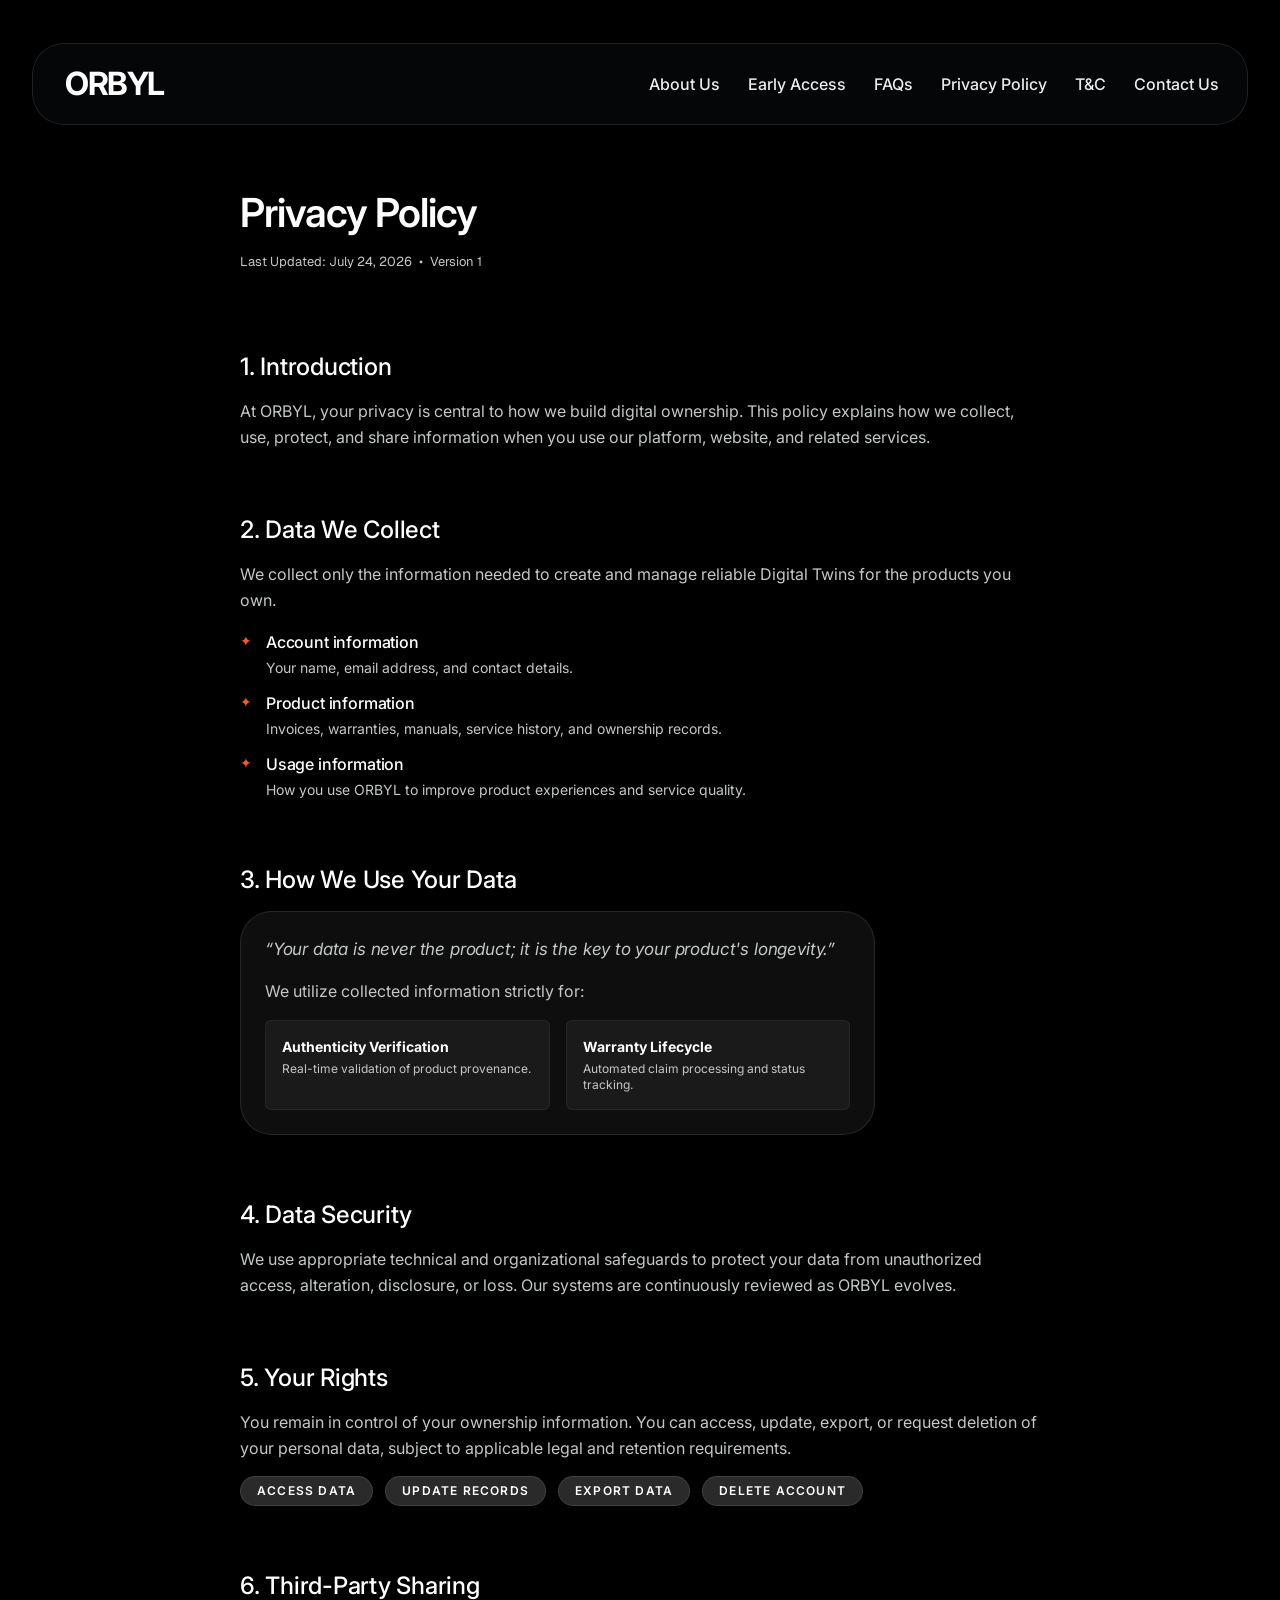
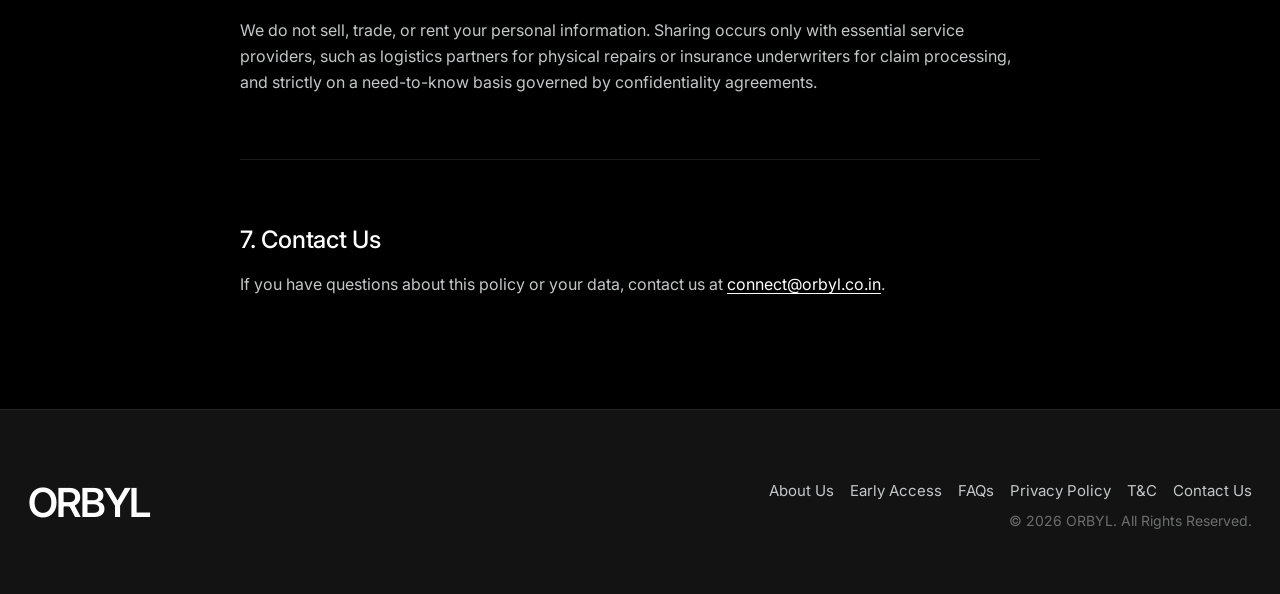
<file: pages/privacy.html>
<!doctype html>
<html lang="en"><head><meta charset="UTF-8"><meta name="viewport" content="width=device-width, initial-scale=1.0"><meta name="description" content="ORBYL privacy policy."><link rel="stylesheet" href="../style/style.css?v=15"><title>Privacy Policy — ORBYL</title></head>
<body class="privacy-page"><header class="site-navbar page-width"><a class="wordmark" href="../index.html">ORBYL</a><nav class="nav" aria-label="Primary navigation"><a href="about.html">About Us</a><a href="earlyaccess.html">Early Access</a><a href="faqs.html">FAQs</a><a href="privacy.html">Privacy Policy</a><a href="terms.html">T&amp;C</a><a href="contact.html">Contact Us</a></nav></header><main class="privacy-canvas"><header class="privacy-heading"><h1>Privacy Policy</h1><p>Last Updated: July 24, 2026 <span>•</span> Version 1</p></header><div class="privacy-sections"><section><h2>1. Introduction</h2><p>At ORBYL, your privacy is central to how we build digital ownership. This policy explains how we collect, use, protect, and share information when you use our platform, website, and related services.</p></section><section><h2>2. Data We Collect</h2><p>We collect only the information needed to create and manage reliable Digital Twins for the products you own.</p><ul class="privacy-data-list"><li><strong>Account information</strong><span>Your name, email address, and contact details.</span></li><li><strong>Product information</strong><span>Invoices, warranties, manuals, service history, and ownership records.</span></li><li><strong>Usage information</strong><span>How you use ORBYL to improve product experiences and service quality.</span></li></ul></section><section><h2>3. How We Use Your Data</h2><div class="privacy-use-card"><em>“Your data is never the product; it is the key to your product's longevity.”</em><p>We utilize collected information strictly for:</p><div class="privacy-use-grid"><div><strong>Authenticity Verification</strong><span>Real-time validation of product provenance.</span></div><div><strong>Warranty Lifecycle</strong><span>Automated claim processing and status tracking.</span></div></div></div></section><section><h2>4. Data Security</h2><p>We use appropriate technical and organizational safeguards to protect your data from unauthorized access, alteration, disclosure, or loss. Our systems are continuously reviewed as ORBYL evolves.</p></section><section><h2>5. Your Rights</h2><p>You remain in control of your ownership information. You can access, update, export, or request deletion of your personal data, subject to applicable legal and retention requirements.</p><div class="privacy-rights"><span>Access Data</span><span>Update Records</span><span>Export Data</span><span>Delete Account</span></div></section><section><h2>6. Third-Party Sharing</h2><p>We do not sell, trade, or rent your personal information. Sharing occurs only with essential service providers, such as logistics partners for physical repairs or insurance underwriters for claim processing, and strictly on a need-to-know basis governed by confidentiality agreements.</p></section><section class="privacy-contact"><h2>7. Contact Us</h2><p>If you have questions about this policy or your data, contact us at <a href="mailto:connect@orbyl.co.in">connect@orbyl.co.in</a>.</p></section></div></main><footer><div class="footer-content page-width"><a class="wordmark" href="../index.html">ORBYL</a><div class="footer-right"><nav><a href="about.html">About Us</a><a href="earlyaccess.html">Early Access</a><a href="faqs.html">FAQs</a><a href="privacy.html">Privacy Policy</a><a href="terms.html">T&amp;C</a><a href="contact.html">Contact Us</a></nav><p>© 2026 ORBYL. All Rights Reserved.</p></div></div></footer></body></html>
</file>
<file: style/style.css>
@import url('https://fonts.googleapis.com/css2?family=Geist:wght@400;500;600&family=Inter:wght@400;500;600;700&display=swap');
:root { --bg:#060809; --orange:#ff5722; --copy:#c4c7c8; --line:rgba(255,255,255,.08); }
* { box-sizing:border-box; } html { scroll-behavior:smooth; background:var(--bg); } body { margin:0; min-width:320px; overflow-x:hidden; color:#fff; background:var(--bg); font-family:Inter,Arial,sans-serif; } a { color:inherit; text-decoration:none; } img { display:block; max-width:100%; } .page-width { width:min(1224px,calc(100% - 56px)); margin-inline:auto; }
.hero { position:relative; min-height:1007px; overflow:hidden; isolation:isolate; background:#080606; }.hero::before { content:""; position:absolute; z-index:-2; inset:0; background:linear-gradient(180deg,rgba(0,0,0,.02) 0%,rgba(6,8,9,.18) 42%,#060809 100%),url('../assests/images/image-10-40.png') center top/cover no-repeat; transform:scaleX(-1); }.hero::after { content:""; position:absolute; z-index:-1; inset:auto 0 0; height:60%; background:linear-gradient(0deg,#060809 0%,rgba(6,8,9,.9) 20%,transparent 100%); }.header { height:96px; display:flex; align-items:center; justify-content:space-between; border-bottom:1px solid rgba(255,255,255,.16); }.wordmark { font-size:18px; font-weight:600; line-height:1; letter-spacing:-.8px; }.nav { display:flex; align-items:center; gap:28px; color:rgba(255,255,255,.74); font-size:14px; }.nav a { transition:color .2s ease; }.nav a:hover { color:#fff; }.hero-copy { display:flex; flex-direction:column; align-items:center; text-align:center; padding-top:479px; }.kicker { margin:0; color:var(--orange); font-family:Geist,Inter,sans-serif; font-size:12px; font-weight:600; letter-spacing:2.4px; line-height:16px; text-transform:uppercase; }h1,h2,p { margin-top:0; }.hero h1 { margin:44px 0 25px; font-size:62px; font-weight:500; line-height:1.5; letter-spacing:-2px; }.hero-copy > p:last-child { max-width:957px; margin:0; color:#fffdfd; font-size:17px; line-height:26px; letter-spacing:-.17px; }
.categories { position:relative; z-index:2; display:grid; grid-template-columns:repeat(3,1fr); gap:32px; margin-top:200px; }.category { position:relative; height:600px; overflow:hidden; border:1px solid var(--line); border-radius:32px; background:#080909; isolation:isolate; }.category::after { content:""; position:absolute; z-index:1; inset:0; background:linear-gradient(0deg,rgba(0,0,0,.98) 1%,rgba(0,0,0,.18) 58%,transparent 100%); }.category > img { position:absolute; z-index:0; max-width:none; opacity:.68; }.category-items > img:first-child { width:839px; height:686px; left:-225px; top:-74px; object-fit:cover; }.category-items .item-overlay { width:908px; height:727px; left:-134px; top:-54px; opacity:.9; object-fit:cover; }.category-vehicle > img:first-child { width:904px; height:1223px; left:-42px; top:-625px; object-fit:cover; }.category-vehicle .vehicle-overlay { width:897px; height:1215px; left:-500px; top:-617px; opacity:.78; object-fit:cover; }.category-insurance > img { width:418px; height:635px; top:-16px; left:-30px; object-fit:cover; }.category-copy { position:absolute; z-index:2; left:40px; right:35px; bottom:38px; }.category-icon { display:block; height:23px; margin-bottom:16px; color:var(--orange); font-size:22px; line-height:20px; }.category h2 { margin:0 0 13px; font-size:24px; font-weight:500; line-height:32px; letter-spacing:-.24px; }.category p { margin:0; font-size:14px; line-height:23px; }
.digital-shadow { min-height:843px; display:flex; flex-direction:column; align-items:center; justify-content:center; text-align:center; }.digital-shadow h2 { max-width:954px; margin:0; font-size:clamp(56px,7.5vw,96px); font-weight:500; line-height:1.2; letter-spacing:-6.4px; }.digital-shadow p { margin:48px 0 0; font-size:17px; line-height:26px; letter-spacing:-.17px; }
.app-section { position:relative; min-height:1501px; overflow:hidden; isolation:isolate; }.app-bg { position:absolute; z-index:-2; inset:0; background:linear-gradient(90deg,#060809 0%,rgba(6,8,9,.65) 45%,rgba(6,8,9,.25) 100%),linear-gradient(0deg,#060809 0%,transparent 17%,transparent 79%,#060809 100%),url('../assests/images/image-41-10.png') center/cover no-repeat; opacity:.72; }.app-content { display:grid; grid-template-columns:minmax(0,568px) 1fr; gap:64px; align-items:center; min-height:1501px; }.app-copy { align-self:center; }.app-copy h2 { max-width:568px; margin:24px 0 20px; font-size:60px; font-weight:400; line-height:1; letter-spacing:-2.2px; }.muted { max-width:568px; margin:0; color:var(--copy); font-size:17px; line-height:26px; letter-spacing:-.17px; }.app-copy ul { display:grid; gap:24px; margin:24px 0 0; padding:16px 0 0; list-style:none; }.app-copy li { display:flex; align-items:center; gap:16px; font-size:17px; line-height:26px; }.app-copy li::before { content:'✦'; width:20px; color:#ee5e29; font-size:18px; text-align:center; }.phone-scene { position:relative; display:grid; min-height:700px; place-items:center; }.phone-scene::before { content:""; position:absolute; width:500px; height:500px; border-radius:50%; background:rgba(255,87,34,.16); filter:blur(60px); }.phone { position:relative; z-index:1; width:320px; height:637px; padding:48px 24px 0; overflow:hidden; border:8px solid #121212; border-radius:48px; background:#050505; box-shadow:0 25px 50px -12px rgba(0,0,0,.45); }.phone-notch { position:absolute; z-index:2; top:0; left:50%; width:96px; height:16px; transform:translateX(-50%); border-radius:0 0 48px 48px; background:#000; }.phone-head { display:flex; justify-content:space-between; color:rgba(255,255,255,.4); font-family:Geist,Inter,sans-serif; font-size:12px; line-height:16px; }.signal { color:#fff; font-size:12px; }.phone-scroll { height:494px; padding-top:40px; }.asset-card { height:308px; padding:16px; border:1px solid rgba(255,255,255,.05); border-radius:32px; background:#2a2a2a; }.asset-card img { width:222px; height:222px; border-radius:16px; object-fit:cover; object-position:center; }.asset-card strong { display:block; margin-top:16px; font-size:14px; line-height:20px; }.asset-card small { display:block; color:rgba(255,255,255,.6); font-size:12px; line-height:16px; }.phone-tabs { display:flex; justify-content:space-between; align-items:center; height:64px; margin:0 -24px; padding:0 36px; border-top:1px solid rgba(255,255,255,.1); color:rgba(255,255,255,.4); }.phone-tabs .active { color:var(--orange); }
.join { position:relative; min-height:746px; overflow:hidden; isolation:isolate; display:grid; place-items:center; text-align:center; }.join-bg { position:absolute; z-index:-2; inset:0; background:linear-gradient(0deg,#060809 2%,rgba(6,8,9,.12) 35%,rgba(6,8,9,.68) 100%),url('../assests/images/image-10-30.png') center/cover no-repeat; transform:rotate(180deg) scaleX(-1); }.join-content { display:flex; flex-direction:column; align-items:center; padding:110px 0 100px; }.join h2 { margin:0 0 27px; font-size:62px; font-weight:500; line-height:93px; letter-spacing:-2px; }.join p { max-width:533px; margin:0 0 48px; font-size:17px; line-height:26px; letter-spacing:-.17px; }.early-button { display:inline-flex; align-items:center; justify-content:center; width:246px; height:63px; border:1px solid rgba(255,255,255,.2); border-radius:999px; background:rgba(0,0,0,.1); backdrop-filter:blur(6px); font-family:Geist,Inter,sans-serif; font-size:18px; letter-spacing:1.8px; line-height:28px; text-transform:uppercase; transition:background .2s; }.early-button:hover { background:rgba(255,255,255,.1); }
footer { min-height:185px; padding:69px 0 48px; border-top:1px solid var(--line); background:#131313; }.footer-content { display:flex; justify-content:space-between; align-items:flex-start; gap:32px; }.footer-content .wordmark { font-size:40px; line-height:48px; letter-spacing:-2px; }.footer-right { display:flex; flex-direction:column; align-items:flex-end; gap:8px; }.footer-right nav { display:flex; flex-wrap:wrap; justify-content:flex-end; gap:16px; color:var(--copy); font-size:16px; line-height:24px; }.footer-right p { margin:0; color:var(--copy); font-size:14px; line-height:20px; opacity:.5; }
@media (max-width:900px) { .hero { min-height:850px; }.hero-copy { padding-top:360px; }.hero h1 { font-size:clamp(44px,7vw,62px); line-height:1.15; }.categories { grid-template-columns:repeat(2,1fr); margin-top:100px; }.category:last-child { grid-column:1 / -1; }.app-section,.app-content { min-height:1100px; }.app-content { grid-template-columns:1fr; gap:20px; padding-block:100px; }.app-copy { text-align:center; }.app-copy h2,.muted { margin-inline:auto; }.app-copy ul { justify-content:center; }.app-copy li { justify-content:center; }.phone-scene { min-height:640px; }.digital-shadow { min-height:650px; }.footer-content { flex-direction:column; }.footer-right { align-items:flex-start; }.footer-right nav { justify-content:flex-start; } }
@media (max-width:600px) { .page-width { width:min(100% - 36px,1224px); }.header { height:72px; }.nav { gap:15px; font-size:12px; }.nav a:first-child { display:none; }.hero { min-height:810px; }.hero-copy { padding-top:260px; }.hero h1 { margin:30px 0 22px; font-size:42px; letter-spacing:-1.4px; }.hero-copy > p:last-child { font-size:15px; line-height:23px; }.categories { grid-template-columns:1fr; gap:18px; margin-top:55px; }.category,.category:last-child { grid-column:auto; height:500px; border-radius:25px; }.category-copy { left:28px; right:28px; bottom:28px; }.digital-shadow { min-height:560px; align-items:flex-start; text-align:left; }.digital-shadow h2 { font-size:46px; line-height:1.08; letter-spacing:-3px; }.digital-shadow p { margin-top:30px; }.app-section,.app-content { min-height:auto; }.app-content { padding-block:84px; }.app-copy { text-align:left; }.app-copy h2 { margin:19px 0; font-size:42px; letter-spacing:-1.8px; }.muted { font-size:16px; }.app-copy ul { gap:17px; }.app-copy li { justify-content:flex-start; font-size:16px; }.phone-scene { min-height:620px; }.phone-scene::before { width:290px; height:290px; }.phone { transform:scale(.88); }.join { min-height:560px; }.join-content { padding:85px 0; }.join h2 { margin-bottom:18px; font-size:44px; line-height:1.1; letter-spacing:-1.5px; }.join p { margin-bottom:34px; font-size:16px; }.footer-content .wordmark { font-size:32px; }.footer-right nav { gap:10px 16px; font-size:14px; } }

/* About Us page */
.about-page { background:#060809; }.about-hero { position:relative; min-height:988px; overflow:hidden; isolation:isolate; }.about-image { position:absolute; z-index:-2; inset:0; background:linear-gradient(180deg,rgba(6,8,9,.35),#060809 88%),url('../assests/images/imageAboutUS.png') center 13%/cover no-repeat; transform:rotate(180deg); }.about-hero::after { content:""; position:absolute; z-index:-1; inset:auto 0 0; height:55%; background:linear-gradient(0deg,#060809,transparent); }.about-header { height:164px; display:flex; align-items:center; justify-content:space-between; margin-top:43px; padding:0 38px; border:1px solid rgba(255,255,255,.1); border-radius:32px; background:rgba(6,8,9,.4); backdrop-filter:blur(10px); }.about-header .wordmark { font-size:36px; font-weight:700; letter-spacing:-1.6px; }.about-header .nav { gap:48px; color:#fff; font-size:16px; font-weight:500; }.about-hero-copy { display:flex; min-height:760px; flex-direction:column; align-items:center; justify-content:flex-end; padding-bottom:80px; text-align:center; }.about-hero-copy h1,.about-story h2 { max-width:1115px; margin:0 0 42px; font-size:clamp(58px,7.5vw,96px); font-weight:500; line-height:1.2; letter-spacing:-6.4px; }.about-hero-copy p,.about-story-copy p { max-width:957px; margin:0 0 20px; color:#fffdfd; font-size:17px; line-height:26px; letter-spacing:-.17px; }.about-story { position:relative; display:flex; align-items:center; min-height:990px; overflow:hidden; text-align:center; }.about-story-copy { display:flex; flex-direction:column; align-items:center; }.about-story-copy h2 { margin-bottom:52px; }.about-story-copy p { max-width:967px; }.about-chaos { min-height:950px; }.about-shadow { min-height:1050px; background:linear-gradient(180deg,#060809 0%,rgba(6,8,9,.28) 19%,rgba(6,8,9,.28) 78%,#060809 100%),url('../assests/images/Sol8 1.png') center 25%/cover no-repeat; }.about-shadow .about-story-copy p { max-width:915px; }.about-process { min-height:980px; }.about-process .about-story-copy p { max-width:954px; }.about-quote { margin-top:18px !important; font-weight:500; }.about-why { min-height:870px; padding:120px 0; }.about-why h2 { max-width:968px; }.about-why .about-story-copy p { max-width:872px; }
@media (max-width:900px) { .about-header { height:100px; margin-top:24px; padding:0 24px; }.about-header .wordmark { font-size:28px; }.about-header .nav { gap:20px; font-size:14px; }.about-hero-copy { min-height:730px; }.about-story { min-height:760px; padding:100px 0; }.about-shadow { min-height:880px; }.about-why { min-height:700px; } }
@media (max-width:600px) { .about-hero { min-height:900px; }.about-image { background-position:center top; }.about-header { height:72px; margin-top:16px; padding:0 18px; border-radius:20px; }.about-header .wordmark { font-size:22px; }.about-header .nav { gap:13px; font-size:12px; }.about-header .nav a:nth-child(3) { display:none; }.about-hero-copy { min-height:770px; justify-content:flex-end; padding-bottom:55px; }.about-hero-copy h1,.about-story h2 { margin-bottom:28px; font-size:46px; line-height:1.08; letter-spacing:-3px; }.about-hero-copy p,.about-story-copy p { margin-bottom:18px; font-size:15px; line-height:23px; }.about-story { min-height:0; padding:100px 0; }.about-chaos { padding-top:90px; }.about-shadow { min-height:920px; background-position:center; }.about-process { padding-block:110px; }.about-why { min-height:0; padding:100px 0; } }

/* Shared glass navigation and footer */
.hero .header, .about-header { display:none; }
.site-navbar { position:relative; z-index:5; width:min(1247px,calc(100% - 64px)); height:95px; margin:43px auto 0; padding:23px 20px 24px 36px; display:flex; align-items:center; justify-content:space-between; gap:24px; border:1px solid rgba(255,255,255,.1); border-radius:32px; background:rgba(6,8,9,.8); backdrop-filter:blur(10px); -webkit-backdrop-filter:blur(10px); }.site-navbar .wordmark { font-size:36px; font-weight:700; letter-spacing:-1.6px; }.site-navbar .nav { gap:34px; color:#fff; font-size:16px; font-weight:500; white-space:nowrap; }.site-navbar .nav a { opacity:.9; }.site-navbar .nav a:hover { opacity:1; color:var(--orange); }
@media (max-width:1100px) { .site-navbar .nav { gap:18px; font-size:14px; }.site-navbar .wordmark { font-size:30px; } }
@media (max-width:760px) { .site-navbar { width:min(100% - 32px,1247px); height:72px; margin-top:16px; padding:15px 18px; border-radius:22px; }.site-navbar .wordmark { font-size:23px; letter-spacing:-1px; }.site-navbar .nav { gap:14px; font-size:12px; }.site-navbar .nav a:nth-child(3),.site-navbar .nav a:nth-child(4),.site-navbar .nav a:nth-child(5),.site-navbar .nav a:nth-child(6) { display:none; }.about-hero-copy { min-height:770px; } }

/* Contact Us page */
.contact-page { min-height:100vh; background:#000; }.contact-page .site-navbar { margin-top:43px; }.contact-intro { display:flex; flex-direction:column; align-items:center; padding-top:120px; text-align:center; }.contact-intro h1 { margin:0 0 18px; font-size:42px; font-weight:500; line-height:1.24; letter-spacing:-2.8px; }.contact-intro p { margin:0; color:#fffdfd; font-size:17px; line-height:26px; letter-spacing:-.17px; opacity:.8; }.contact-form-wrap { width:min(996px,calc(100% - 56px)); margin:72px auto 0; padding:20px 32px 30px; border:1px solid rgba(255,255,255,.1); border-radius:36px; background:rgba(18,18,18,.7); backdrop-filter:blur(10px); -webkit-backdrop-filter:blur(10px); }.contact-form { display:grid; }.contact-form label { min-height:122px; display:flex; flex-direction:column; justify-content:center; border-bottom:1px solid rgba(255,255,255,.25); }.contact-form label:first-child { min-height:112px; }.contact-form label span { font-size:26px; font-weight:600; line-height:1.2; letter-spacing:-.8px; text-shadow:0 0 20px rgba(255,255,255,.3); }.contact-form input,.contact-form textarea { width:100%; margin-top:14px; padding:0; border:0; outline:0; background:transparent; color:#fff; font:400 16px/26px Inter,Arial,sans-serif; resize:vertical; }.contact-form textarea { min-height:76px; }.contact-form button { justify-self:start; display:inline-flex; align-items:center; gap:20px; margin-top:30px; padding:16px 25px; border:1px solid rgba(255,255,255,.22); border-radius:999px; background:transparent; color:#fff; cursor:pointer; font:500 14px/20px Inter,Arial,sans-serif; letter-spacing:1px; text-transform:uppercase; transition:background .2s; }.contact-form button:hover { background:rgba(255,255,255,.1); }.contact-map { position:relative; height:700px; overflow:hidden; }.map-art { position:absolute; inset:65px -7% 0; background:url('../assests/images/World\ Map\ .png') center/contain no-repeat; opacity:.52; }.mumbai-dot { position:absolute; left:80%; top:54.5%; width:10px; height:10px; border-radius:100%; background:var(--orange); box-shadow:0 0 16px rgba(255,87,34,.9); }
@media (max-width:900px) { .contact-intro { padding-top:85px; }.contact-form-wrap { margin-top:60px; }.contact-map { height:620px; }.map-art { inset:50px -30% 0; }.mumbai-dot { left:75%; top:54.5%; } }
@media (max-width:600px) { .contact-page .site-navbar { margin-top:16px; }.contact-intro { padding-top:75px; }.contact-intro h1 { font-size:34px; line-height:1.16; letter-spacing:-2px; }.contact-intro p { max-width:295px; font-size:15px; line-height:23px; }.contact-form-wrap { width:min(100% - 36px,996px); margin-top:48px; padding:0 22px 20px; border-radius:28px; }.contact-form label,.contact-form label:first-child { min-height:112px; }.contact-form label span { font-size:23px; letter-spacing:-.7px; }.contact-form button { margin:25px 0; }.contact-map { height:570px; }.map-art { inset:25px -70% 120px; background-size:cover; }.mumbai-dot { left:68.6%; top:46%; } }



/* Terms and early-access page */
.terms-page { background:#000; }.terms-hero { position:relative; min-height:552px; overflow:hidden; isolation:isolate; }.terms-art { position:absolute; z-index:-2; inset:0; background:linear-gradient(180deg,rgba(0,0,0,.25),#000 93%),url('../assests/images/Image32.jpg.jpeg') center 42%/cover no-repeat; }.terms-intro { display:flex; flex-direction:column; align-items:center; padding-top:118px; text-align:center; }.terms-intro h1 { margin:0 0 18px; font-size:clamp(52px,6vw,76px); font-weight:500; line-height:1.15; letter-spacing:-3.2px; }.terms-intro p { max-width:704px; margin:0; color:#fffdfd; font-size:17px; line-height:26px; letter-spacing:-.17px; }.early-form-wrap { margin-top:0; padding:40px 76px 52px; border:1px solid rgba(255,255,255,.1); border-radius:48px; background:rgba(18,18,18,.7); backdrop-filter:blur(10px); -webkit-backdrop-filter:blur(10px); }.early-form { display:grid; gap:0; }.early-form .field { min-height:127px; display:flex; flex-direction:column; justify-content:center; border-bottom:1px solid rgba(255,255,255,.25); }.early-form .field span,.early-form legend { color:#fff; font-size:28px; font-weight:600; line-height:1.2; letter-spacing:-.9px; text-shadow:0 0 20px rgba(255,255,255,.3); }.early-form input:not([type="radio"]):not([type="checkbox"]) { width:100%; margin-top:13px; padding:0; border:0; outline:0; background:transparent; color:#fff; font:400 16px/24px Inter,Arial,sans-serif; }.early-form fieldset { margin:0; padding:37px 0; border:0; border-bottom:1px solid rgba(255,255,255,.25); }.early-form legend { width:100%; padding:0; margin:0 0 26px; }.choice-row { display:grid; grid-template-columns:repeat(2,minmax(0,1fr)); gap:14px 20px; }.choice-row.short { grid-template-columns:repeat(2,134px); justify-content:center; gap:28px; }.choice-row label { position:relative; cursor:pointer; }.choice-row input { position:absolute; opacity:0; pointer-events:none; }.choice-row span { display:flex; align-items:center; justify-content:center; min-height:47px; padding:9px 20px; border:1px solid rgba(255,255,255,.2); border-radius:999px; color:#fff; background:rgba(0,0,0,.08); font:400 13px/18px Geist,Inter,sans-serif; letter-spacing:1.1px; text-align:center; text-transform:uppercase; transition:.2s ease; }.choice-row input:checked + span { border-color:#fff; background:#fff; color:#000; }.early-form button { justify-self:center; margin-top:34px; width:182px; height:48px; border:1px solid rgba(255,255,255,.2); border-radius:999px; background:#fff; color:#000; cursor:pointer; font:500 16px/28px Geist,Inter,sans-serif; letter-spacing:1.8px; text-transform:uppercase; }.early-form button:hover { background:#dedede; }
@media (max-width:900px) { .terms-intro { padding-top:95px; }.early-form-wrap { width:min(996px,calc(100% - 56px)); margin-inline:auto; padding:35px 44px 45px; } }
@media (max-width:600px) { .terms-hero { min-height:475px; }.terms-intro { padding-top:85px; }.terms-intro h1 { font-size:46px; letter-spacing:-2px; }.terms-intro p { font-size:15px; line-height:23px; }.early-form-wrap { width:min(100% - 36px,996px); padding:18px 22px 30px; border-radius:28px; }.early-form .field { min-height:106px; }.early-form .field span,.early-form legend { font-size:23px; letter-spacing:-.7px; }.early-form fieldset { padding:28px 0; }.early-form legend { margin-bottom:20px; }.choice-row { grid-template-columns:1fr; gap:10px; }.choice-row.short { grid-template-columns:1fr 1fr; gap:12px; }.choice-row span { min-height:43px; font-size:12px; }.early-form button { margin-top:28px; } }

/* Legal Terms page */
.legal-page { background:#000; }.legal-hero { position:relative; min-height:680px; overflow:hidden; isolation:isolate; }.legal-art { position:absolute; z-index:-2; inset:0; background:linear-gradient(180deg,rgba(0,0,0,.18),#000 94%),url('../assests/images/Image32.jpg.jpeg') center/cover no-repeat; }.legal-intro { display:flex; flex-direction:column; align-items:center; padding-top:132px; text-align:center; }.legal-intro h1 { margin:0 0 20px; font-size:clamp(64px,8vw,112px); font-weight:500; line-height:1; letter-spacing:-4px; }.legal-intro p { max-width:652px; margin:0; color:#fffdfd; font-size:17px; line-height:26px; letter-spacing:-.17px; opacity:.8; }.legal-document { width:min(1024px,calc(100% - 56px)); margin-top:-128px; padding:44px 76px 92px; position:relative; z-index:1; border:1px solid rgba(255,255,255,.1); border-radius:48px; background:rgba(18,18,18,.8); backdrop-filter:blur(10px); -webkit-backdrop-filter:blur(10px); }.legal-label { margin:0 0 52px; color:#c4c7c8; font:600 12px/16px Geist,Inter,sans-serif; letter-spacing:1.2px; text-transform:uppercase; }.legal-document article { padding:42px 0 48px; border-top:1px solid rgba(255,255,255,.2); }.legal-document h2 { margin:0 0 25px; font-size:clamp(34px,4.6vw,58px); font-weight:500; line-height:1.1; letter-spacing:-3px; }.legal-document p,.legal-document li { color:#fff; font-size:17px; line-height:32px; letter-spacing:.3px; }.legal-document p { margin:0; }.legal-document ul { margin:0 0 18px; padding-left:25px; }.legal-document li { padding-left:8px; }.last-updated { padding-top:38px; color:#c4c7c8 !important; font-size:14px !important; line-height:20px !important; opacity:.7; }
@media (max-width:900px) { .legal-hero { min-height:590px; }.legal-intro { padding-top:110px; }.legal-document { padding:38px 52px 70px; } }
@media (max-width:600px) { .legal-hero { min-height:500px; }.legal-intro { padding-top:94px; }.legal-intro h1 { font-size:52px; letter-spacing:-2.5px; }.legal-intro p { font-size:15px; line-height:23px; }.legal-document { width:min(100% - 36px,1024px); margin-top:-75px; padding:28px 22px 48px; border-radius:28px; }.legal-label { margin-bottom:30px; }.legal-document article { padding:30px 0 34px; }.legal-document h2 { margin-bottom:18px; font-size:34px; letter-spacing:-1.8px; }.legal-document p,.legal-document li { font-size:15px; line-height:25px; letter-spacing:0; }.legal-document ul { padding-left:18px; } }

/* Early Access page */
.early-page { background:#000; }.early-hero { position:relative; min-height:680px; overflow:hidden; isolation:isolate; }.early-art { position:absolute; z-index:-2; inset:0; background:linear-gradient(180deg,rgba(0,0,0,.18),#000 94%),url('../assests/images/earlyaccess.png') center/cover no-repeat; }.early-intro { display:flex; flex-direction:column; align-items:center; padding-top:132px; text-align:center; }.early-intro h1 { margin:0 0 20px; font-size:clamp(68px,8vw,112px); font-weight:500; line-height:1; letter-spacing:-4px; }.early-intro p { max-width:704px; margin:0; color:#fffdfd; font-size:17px; line-height:26px; letter-spacing:-.17px; opacity:.8; }.early-page .early-form-wrap { margin-top:-128px; }.early-page .early-form-wrap .early-form { gap:0; }
@media (max-width:900px) { .early-hero { min-height:590px; }.early-intro { padding-top:110px; } }.early-page .early-form-wrap { width:min(1024px,calc(100% - 56px)); margin-inline:auto; padding:44px 76px 52px; border-radius:48px; background:rgba(18,18,18,.8); }
@media (max-width:600px) { .early-hero { min-height:500px; }.early-intro { padding-top:94px; }.early-intro h1 { font-size:54px; letter-spacing:-2.5px; }.early-intro p { font-size:15px; line-height:23px; }.early-page .early-form-wrap { width:min(100% - 36px,1024px); margin-top:-75px; padding:28px 22px 38px; border-radius:28px; } }

/* Extended Early Access artwork */
.early-page .early-hero { min-height:940px; }.early-page .early-art { height:1220px; background:linear-gradient(180deg,rgba(0,0,0,.12) 0%,rgba(0,0,0,.18) 42%,rgba(0,0,0,.78) 87%,#000 100%),url('../assests/images/earlyaccess.png') center top/cover no-repeat; }.early-page .early-intro { padding-top:132px; }.early-page .early-form-wrap { margin-top:-185px; }
@media (max-width:900px) { .early-page .early-hero { min-height:820px; }.early-page .early-art { height:1080px; }.early-page .early-form-wrap { margin-top:-130px; } }
@media (max-width:600px) { .early-page .early-hero { min-height:700px; }.early-page .early-art { height:920px; background-position:center top; }.early-page .early-intro { padding-top:94px; }.early-page .early-form-wrap { margin-top:-95px; } }

/* Terms layout used on the Early Access route */
.terms-design-page { background:#000; }.terms-design-hero { position:relative; min-height:660px; overflow:hidden; isolation:isolate; }.terms-design-art { position:absolute; z-index:-2; inset:0; background:linear-gradient(180deg,rgba(0,0,0,.16) 0%,rgba(0,0,0,.32) 48%,#000 100%),url('../assests/images/Image32.jpg.jpeg') center 32%/cover no-repeat; }.terms-design-intro { display:flex; flex-direction:column; align-items:center; padding:133px 24px 32px; text-align:center; }.terms-design-intro h1 { margin:0 0 8px; font-size:clamp(64px,10vw,128px); font-weight:500; line-height:1; letter-spacing:-4px; }.terms-design-intro p { max-width:652px; margin:0; color:#fffdfd; font-size:17px; line-height:26px; letter-spacing:-.17px; opacity:.8; }.terms-design-document { position:relative; z-index:1; width:min(1024px,calc(100% - 56px)); margin-top:-140px; margin-bottom:112px; padding:23px 76px 44px; border:1px solid rgba(255,255,255,.1); border-radius:32px; background:rgba(18,18,18,.8); backdrop-filter:blur(10px); -webkit-backdrop-filter:blur(10px); }.terms-design-label { margin:0; padding-bottom:38px; color:#c4c7c8; font:600 12px/16px Geist,Inter,sans-serif; letter-spacing:1.2px; text-transform:uppercase; }.terms-design-document article { padding:46px 0 54px; border-top:1px solid rgba(255,255,255,.2); }.terms-design-document h2 { margin:0 0 25px; font-size:clamp(42px,5.1vw,64px); font-weight:500; line-height:1.12; letter-spacing:-4px; }.terms-design-document p,.terms-design-document li { color:#fff; font-size:17px; line-height:32px; letter-spacing:2px; }.terms-design-document p { margin:0; }.terms-design-document ul { margin:14px 0; padding-left:25px; }.terms-design-document li { padding-left:8px; }
@media (max-width:900px) { .terms-design-hero { min-height:570px; }.terms-design-intro { padding-top:110px; }.terms-design-document { margin-top:-100px; padding-inline:52px; } }
@media (max-width:600px) { .terms-design-hero { min-height:480px; }.terms-design-intro { padding:92px 18px 24px; }.terms-design-intro h1 { font-size:54px; letter-spacing:-2.5px; }.terms-design-intro p { font-size:15px; line-height:23px; }.terms-design-document { width:min(100% - 36px,1024px); margin-top:-70px; margin-bottom:70px; padding:20px 22px 28px; border-radius:28px; }.terms-design-label { padding-bottom:25px; }.terms-design-document article { padding:30px 0 36px; }.terms-design-document h2 { margin-bottom:18px; font-size:34px; letter-spacing:-1.8px; }.terms-design-document p,.terms-design-document li { font-size:15px; line-height:25px; letter-spacing:0; } }
/* Early Access form design */
.early-access-design { background:#000; }.early-access-hero { position:relative; min-height:740px; overflow:hidden; isolation:isolate; }.early-access-art { position:absolute; z-index:-2; inset:0; background:linear-gradient(180deg,rgba(0,0,0,.12),rgba(0,0,0,.3) 46%,#000 94%),url('../assests/images/earlyaccess.png') center 38%/cover no-repeat; }.early-access-intro { display:flex; flex-direction:column; align-items:center; padding:145px 24px 32px; text-align:center; }.early-access-intro h1 { margin:0 0 20px; font-size:clamp(60px,7.5vw,96px); font-weight:500; line-height:1.12; letter-spacing:-4px; }.early-access-intro p { max-width:704px; margin:0; color:#fffdfd; font-size:17px; line-height:26px; letter-spacing:-.17px; }.access-form-wrap { position:relative; z-index:1; width:min(997px,calc(100% - 56px)); margin:-188px auto 112px; padding:32px; border:1px solid rgba(255,255,255,.1); border-radius:48px; background:rgba(18,18,18,.7); backdrop-filter:blur(10px); -webkit-backdrop-filter:blur(10px); }.access-form { display:grid; }.access-field,.access-form fieldset { display:flex; flex-direction:column; align-items:center; margin:0; padding:31px 0; border:0; border-bottom:1px solid rgba(255,255,255,.25); }.access-field span,.access-form legend { color:#fff; font-size:36px; font-weight:600; line-height:1.25; letter-spacing:-1.28px; text-align:center; text-shadow:0 0 20px rgba(255,255,255,.3); }.access-form legend { width:100%; margin:0 0 25px; padding:0; }.access-field input { width:min(680px,100%); margin-top:8px; padding:5px 0; border:0; outline:0; background:transparent; color:#fff; font:400 17px/26px Inter,Arial,sans-serif; text-align:center; }.access-choices { display:grid; grid-template-columns:repeat(2,minmax(0,1fr)); gap:18px 30px; width:100%; }.access-choices-short { grid-template-columns:134px 127px; justify-content:center; gap:58px; }.access-choices label { position:relative; cursor:pointer; }.access-choices input { position:absolute; opacity:0; pointer-events:none; }.access-choices span { display:flex; align-items:center; justify-content:center; min-height:45px; padding:8px 20px; border:1px solid rgba(255,255,255,.2); border-radius:999px; color:#fff; background:rgba(0,0,0,.06); box-shadow:0 0 50px rgba(0,0,0,.1); backdrop-filter:blur(6px); font:400 16px/28px Geist,Inter,sans-serif; letter-spacing:1.8px; text-align:center; text-transform:uppercase; }.access-choices input:checked + span { border-color:#fff; background:#fff; color:#000; }.access-form button { justify-self:center; width:182px; height:45px; margin-top:30px; border:1px solid rgba(255,255,255,.2); border-radius:999px; background:#fff; color:#000; cursor:pointer; font:400 16px/28px Geist,Inter,sans-serif; letter-spacing:1.8px; text-transform:uppercase; }.access-form button:hover { background:#dedede; }
@media (max-width:900px) { .early-access-hero { min-height:650px; }.early-access-intro { padding-top:120px; }.access-form-wrap { margin-top:-125px; } }
@media (max-width:600px) { .early-access-hero { min-height:535px; }.early-access-intro { padding:90px 18px 24px; }.early-access-intro h1 { font-size:52px; letter-spacing:-2.5px; }.early-access-intro p { font-size:15px; line-height:23px; }.access-form-wrap { width:min(100% - 36px,997px); margin-top:-70px; margin-bottom:70px; padding:20px 22px 28px; border-radius:28px; }.access-field,.access-form fieldset { padding:27px 0; }.access-field span,.access-form legend { font-size:25px; letter-spacing:-.8px; }.access-form legend { margin-bottom:20px; }.access-choices { grid-template-columns:1fr; gap:10px; }.access-choices-short { grid-template-columns:1fr 1fr; gap:12px; }.access-choices span { min-height:43px; font-size:12px; line-height:18px; letter-spacing:1px; }.access-form button { margin-top:26px; } }
/* FAQ page */
.faq-page { background:#000; }.faq-hero { position:relative; min-height:670px; overflow:hidden; isolation:isolate; }.faq-art { position:absolute; z-index:-2; inset:0; background:linear-gradient(180deg,rgba(0,0,0,.1),rgba(0,0,0,.36) 52%,#000 96%),url('../assests/images/earlyaccess.png') center 39%/cover no-repeat; }.faq-intro { display:flex; justify-content:center; padding:145px 24px 32px; text-align:center; }.faq-intro h1 { margin:0; font-size:clamp(52px,5vw,64px); font-weight:500; line-height:1.15; letter-spacing:-4px; }.faq-document { position:relative; z-index:1; width:min(997px,calc(100% - 56px)); margin:-139px auto 112px; padding:32px; border:1px solid rgba(255,255,255,.1); border-radius:48px; background:rgba(18,18,18,.7); backdrop-filter:blur(10px); -webkit-backdrop-filter:blur(10px); }.faq-document article { display:flex; flex-direction:column; align-items:center; padding:44px 0 51px; border-bottom:1px solid rgba(255,255,255,.25); text-align:center; }.faq-document article:last-child { border-bottom:0; }.faq-document h2 { max-width:800px; margin:0 0 16px; color:#fff; font-size:36px; font-weight:600; line-height:1.28; letter-spacing:-1.28px; text-shadow:0 0 20px rgba(255,255,255,.3); }.faq-document p { max-width:670px; margin:0; color:#fffdfd; font-size:17px; line-height:26px; letter-spacing:-.17px; }.faq-document a { text-decoration:underline; text-underline-offset:3px; }.faq-document .faq-closing { margin-top:25px; }.faq-document article:nth-child(6) p,.faq-document article:nth-child(7) p,.faq-document article:nth-child(9) p { font-weight:600; }
@media (max-width:900px) { .faq-hero { min-height:590px; }.faq-intro { padding-top:120px; }.faq-document { margin-top:-105px; padding:28px 44px; } }
@media (max-width:600px) { .faq-hero { min-height:490px; }.faq-intro { padding:94px 18px 24px; }.faq-intro h1 { font-size:44px; letter-spacing:-2.5px; }.faq-document { width:min(100% - 36px,997px); margin-top:-70px; margin-bottom:70px; padding:18px 22px; border-radius:28px; }.faq-document article { padding:30px 0 34px; }.faq-document h2 { margin-bottom:14px; font-size:28px; line-height:1.15; letter-spacing:-1px; }.faq-document p { font-size:15px; line-height:23px; } }
/* Privacy Policy */
.privacy-page { display:flex; min-height:100vh; flex-direction:column; background:#000; }.privacy-page .site-navbar { flex:none; }.privacy-canvas { width:min(800px,calc(100% - 56px)); margin:64px auto 112px; }.privacy-heading { display:flex; flex-direction:column; gap:16px; }.privacy-heading h1 { margin:0; font-size:40px; font-weight:600; line-height:48px; letter-spacing:-1px; }.privacy-heading p { margin:0; color:#c4c7c8; font:400 13px/18px Geist,Inter,sans-serif; }.privacy-heading span { padding-inline:4px; }.privacy-sections { display:flex; flex-direction:column; gap:64px; margin-top:80px; }.privacy-sections section { display:flex; flex-direction:column; align-items:flex-start; gap:15px; }.privacy-sections h2 { margin:0; color:#fff; font-size:24px; font-weight:500; line-height:32px; letter-spacing:-.24px; }.privacy-sections p { margin:0; color:#c4c7c8; font-size:17px; line-height:28px; letter-spacing:-.17px; }.privacy-data-list { display:grid; gap:12px; width:100%; margin:0; padding:1px 0 0; list-style:none; }.privacy-data-list li { position:relative; display:flex; flex-direction:column; gap:3px; padding-left:26px; }.privacy-data-list li::before { content:'✦'; position:absolute; left:0; top:3px; color:#ff5722; font-size:14px; }.privacy-data-list strong { color:#fff; font-size:17px; font-weight:500; line-height:26px; letter-spacing:-.17px; }.privacy-data-list span { color:#c4c7c8; font-size:14px; line-height:20px; }.privacy-use-card { width:min(635px,100%); padding:23px 24px 24px; border:1px solid rgba(255,255,255,.1); border-radius:32px; background:rgba(18,18,18,.8); backdrop-filter:blur(10px); -webkit-backdrop-filter:blur(10px); }.privacy-use-card em { display:block; color:#c4c7c8; font-size:17px; line-height:28px; letter-spacing:-.17px; }.privacy-use-card p { margin-top:15px; }.privacy-use-grid { display:grid; grid-template-columns:repeat(2,minmax(0,1fr)); gap:16px; margin-top:16px; }.privacy-use-grid div { min-height:74px; padding:16px; border:1px solid rgba(255,255,255,.05); border-radius:6px; background:rgba(255,255,255,.05); }.privacy-use-grid strong,.privacy-use-grid span { display:block; }.privacy-use-grid strong { color:#fff; font-size:14px; line-height:20px; }.privacy-use-grid span { margin-top:4px; color:#c4c7c8; font-size:12px; line-height:16px; }.privacy-rights { display:flex; flex-wrap:wrap; gap:12px; }.privacy-rights span { padding:6px 16px; border:1px solid rgba(255,255,255,.1); border-radius:999px; background:#2a2a2a; color:#fff; font-size:12px; font-weight:600; line-height:16px; letter-spacing:1.2px; text-transform:uppercase; }.privacy-contact { padding-top:64px; border-top:1px solid rgba(255,255,255,.1); }.privacy-contact a { color:#fff; text-decoration:underline; text-underline-offset:3px; }.privacy-page footer { margin-top:auto; }
@media (max-width:600px) { .privacy-page .site-navbar { margin-top:16px; }.privacy-canvas { width:min(100% - 36px,800px); margin:52px auto 70px; }.privacy-heading h1 { font-size:34px; line-height:40px; }.privacy-sections { gap:46px; margin-top:58px; }.privacy-sections h2 { font-size:22px; line-height:29px; }.privacy-sections p { font-size:15px; line-height:24px; }.privacy-use-card { padding:20px; border-radius:24px; }.privacy-use-card em { font-size:15px; line-height:24px; }.privacy-use-grid { grid-template-columns:1fr; }.privacy-contact { padding-top:46px; } }
/* Thank You page */
.thank-you-page { margin:0; background:#000; }.thank-you-main { position:relative; display:grid; min-height:1542px; overflow:hidden; place-items:center; isolation:isolate; }.thank-you-art { position:absolute; z-index:-1; inset:0; background:linear-gradient(180deg,rgba(0,0,0,.08) 0%,rgba(0,0,0,.15) 46%,rgba(0,0,0,.56) 100%),url('../assests/images/Image14 1.png') center/cover no-repeat; }.thank-you-content { display:flex; flex-direction:column; align-items:center; width:min(976px,calc(100% - 48px)); margin-top:110px; text-align:center; }.thank-you-content h1 { margin:0 0 14px; font-size:clamp(48px,5vw,64px); font-weight:500; line-height:2; letter-spacing:-4px; }.thank-you-content p { margin:0 0 82px; color:#fffdfd; font-size:17px; line-height:26px; letter-spacing:-.17px; }.thank-you-button { display:inline-flex; align-items:center; justify-content:center; width:228px; height:45px; border:1px solid rgba(255,255,255,.8); border-radius:999px; color:#fff; backdrop-filter:blur(6px); -webkit-backdrop-filter:blur(6px); font:400 16px/28px Geist,Inter,sans-serif; letter-spacing:1.8px; text-transform:uppercase; transition:background .2s ease; }.thank-you-button:hover { background:rgba(255,255,255,.12); }
@media (max-width:600px) { .thank-you-main { min-height:100vh; }.thank-you-art { background-position:center; }.thank-you-content { width:min(100% - 36px,976px); margin-top:60px; }.thank-you-content h1 { font-size:44px; line-height:1.1; letter-spacing:-2.3px; }.thank-you-content p { margin-top:18px; margin-bottom:48px; font-size:15px; line-height:23px; }.thank-you-button { width:218px; font-size:14px; } }
/* 404 page */
.not-found-page { margin:0; background:#000; }.not-found-main { position:relative; display:grid; min-height:1357px; overflow:hidden; place-items:center; isolation:isolate; }.not-found-art { position:absolute; z-index:-1; inset:0; background:linear-gradient(180deg,rgba(0,0,0,.08) 0%,rgba(0,0,0,.18) 50%,rgba(0,0,0,.62) 100%),url('../assests/images/Image14 1.png') center/cover no-repeat; }.not-found-content { display:flex; flex-direction:column; align-items:center; width:min(976px,calc(100% - 48px)); margin-top:124px; text-align:center; }.not-found-content h1 { margin:0 0 14px; font-size:clamp(48px,5vw,64px); font-weight:500; line-height:2; letter-spacing:-4px; }.not-found-content p { max-width:677px; margin:0; color:#fffdfd; font-size:17px; line-height:26px; letter-spacing:-.17px; }
@media (max-width:600px) { .not-found-main { min-height:calc(100vh - 185px); }.not-found-art { background-position:center; }.not-found-content { width:min(100% - 36px,976px); margin-top:60px; }.not-found-content h1 { font-size:44px; line-height:1.1; letter-spacing:-2.3px; }.not-found-content p { margin-top:18px; font-size:15px; line-height:23px; } }
/* Standardized site navigation */
.site-navbar { height:82px; padding:18px 28px 18px 32px; }.site-navbar .wordmark { font-size:32px; letter-spacing:-1.4px; }.site-navbar .nav { gap:28px; font-size:17px; font-weight:500; line-height:24px; }.site-navbar .nav a { opacity:.92; }.site-navbar .nav a:hover,.site-navbar .nav a:focus-visible { color:#fff; opacity:1; }.site-navbar .nav a:focus-visible { outline:2px solid rgba(255,255,255,.8); outline-offset:5px; border-radius:3px; }
@media (max-width:1100px) { .site-navbar { padding-inline:24px; }.site-navbar .wordmark { font-size:29px; }.site-navbar .nav { gap:19px; font-size:15px; } }
@media (max-width:760px) { .site-navbar { height:72px; padding:15px 18px; }.site-navbar .wordmark { font-size:24px; }.site-navbar .nav { gap:14px; font-size:13px; line-height:18px; } }
/* Site-wide standard typography scale */
body { font-size:16px; }.site-navbar .nav { font-size:16px; }.footer-right nav { font-size:15px; }.footer-right p { font-size:14px; }
.hero h1,.about-hero-copy h1,.early-access-intro h1,.faq-intro h1,.terms-design-intro h1 { font-size:clamp(44px,5vw,64px); line-height:1.15; letter-spacing:-2.5px; }.digital-shadow h2,.about-story h2,.app-copy h2,.join h2 { font-size:clamp(36px,4.5vw,56px); line-height:1.12; letter-spacing:-2.5px; }
.hero-copy > p:last-child,.about-hero-copy p,.about-story-copy p,.early-access-intro p,.faq-document p,.terms-design-document p,.terms-design-document li,.privacy-sections p,.thank-you-content p,.not-found-content p { font-size:16px; line-height:26px; letter-spacing:0; }.terms-design-document h2 { font-size:clamp(30px,3.5vw,44px); line-height:1.15; letter-spacing:-2px; }.faq-document h2 { font-size:32px; line-height:1.2; letter-spacing:-1px; }.privacy-heading h1 { font-size:40px; line-height:48px; }.privacy-sections h2 { font-size:24px; line-height:32px; }.privacy-data-list strong { font-size:16px; }.early-form .field span,.early-form legend,.access-field span,.access-form legend { font-size:28px; line-height:1.25; letter-spacing:-.8px; }.access-choices span,.early-form button,.access-form button,.thank-you-button { font-size:15px; line-height:22px; }.thank-you-content h1,.not-found-content h1 { font-size:clamp(44px,5vw,64px); line-height:1.15; letter-spacing:-2.5px; }
@media (max-width:1100px) { .site-navbar .nav { font-size:15px; }.hero h1,.about-hero-copy h1,.early-access-intro h1,.faq-intro h1,.terms-design-intro h1 { font-size:clamp(42px,6vw,56px); }.faq-document h2 { font-size:30px; } }
@media (max-width:600px) { body { font-size:16px; }.site-navbar .nav { font-size:13px; }.footer-right nav { font-size:14px; }.hero h1,.about-hero-copy h1,.early-access-intro h1,.faq-intro h1,.terms-design-intro h1,.thank-you-content h1,.not-found-content h1 { font-size:40px; line-height:1.12; letter-spacing:-1.8px; }.digital-shadow h2,.about-story h2,.app-copy h2,.join h2 { font-size:34px; letter-spacing:-1.7px; }.hero-copy > p:last-child,.about-hero-copy p,.about-story-copy p,.early-access-intro p,.faq-document p,.terms-design-document p,.terms-design-document li,.privacy-sections p,.thank-you-content p,.not-found-content p { font-size:16px; line-height:25px; }.terms-design-document h2,.faq-document h2 { font-size:28px; line-height:1.18; letter-spacing:-1px; }.privacy-heading h1 { font-size:32px; line-height:40px; }.privacy-sections h2 { font-size:22px; line-height:29px; }.early-form .field span,.early-form legend,.access-field span,.access-form legend { font-size:24px; }.access-choices span,.early-form button,.access-form button,.thank-you-button { font-size:14px; } }
/* Lift the Trust The Process content slightly */
.about-process .about-story-copy { transform:translateY(-90px); }
@media (max-width:900px) { .about-process .about-story-copy { transform:translateY(-60px); } }
@media (max-width:600px) { .about-process .about-story-copy { transform:translateY(-24px); } }
</file>
